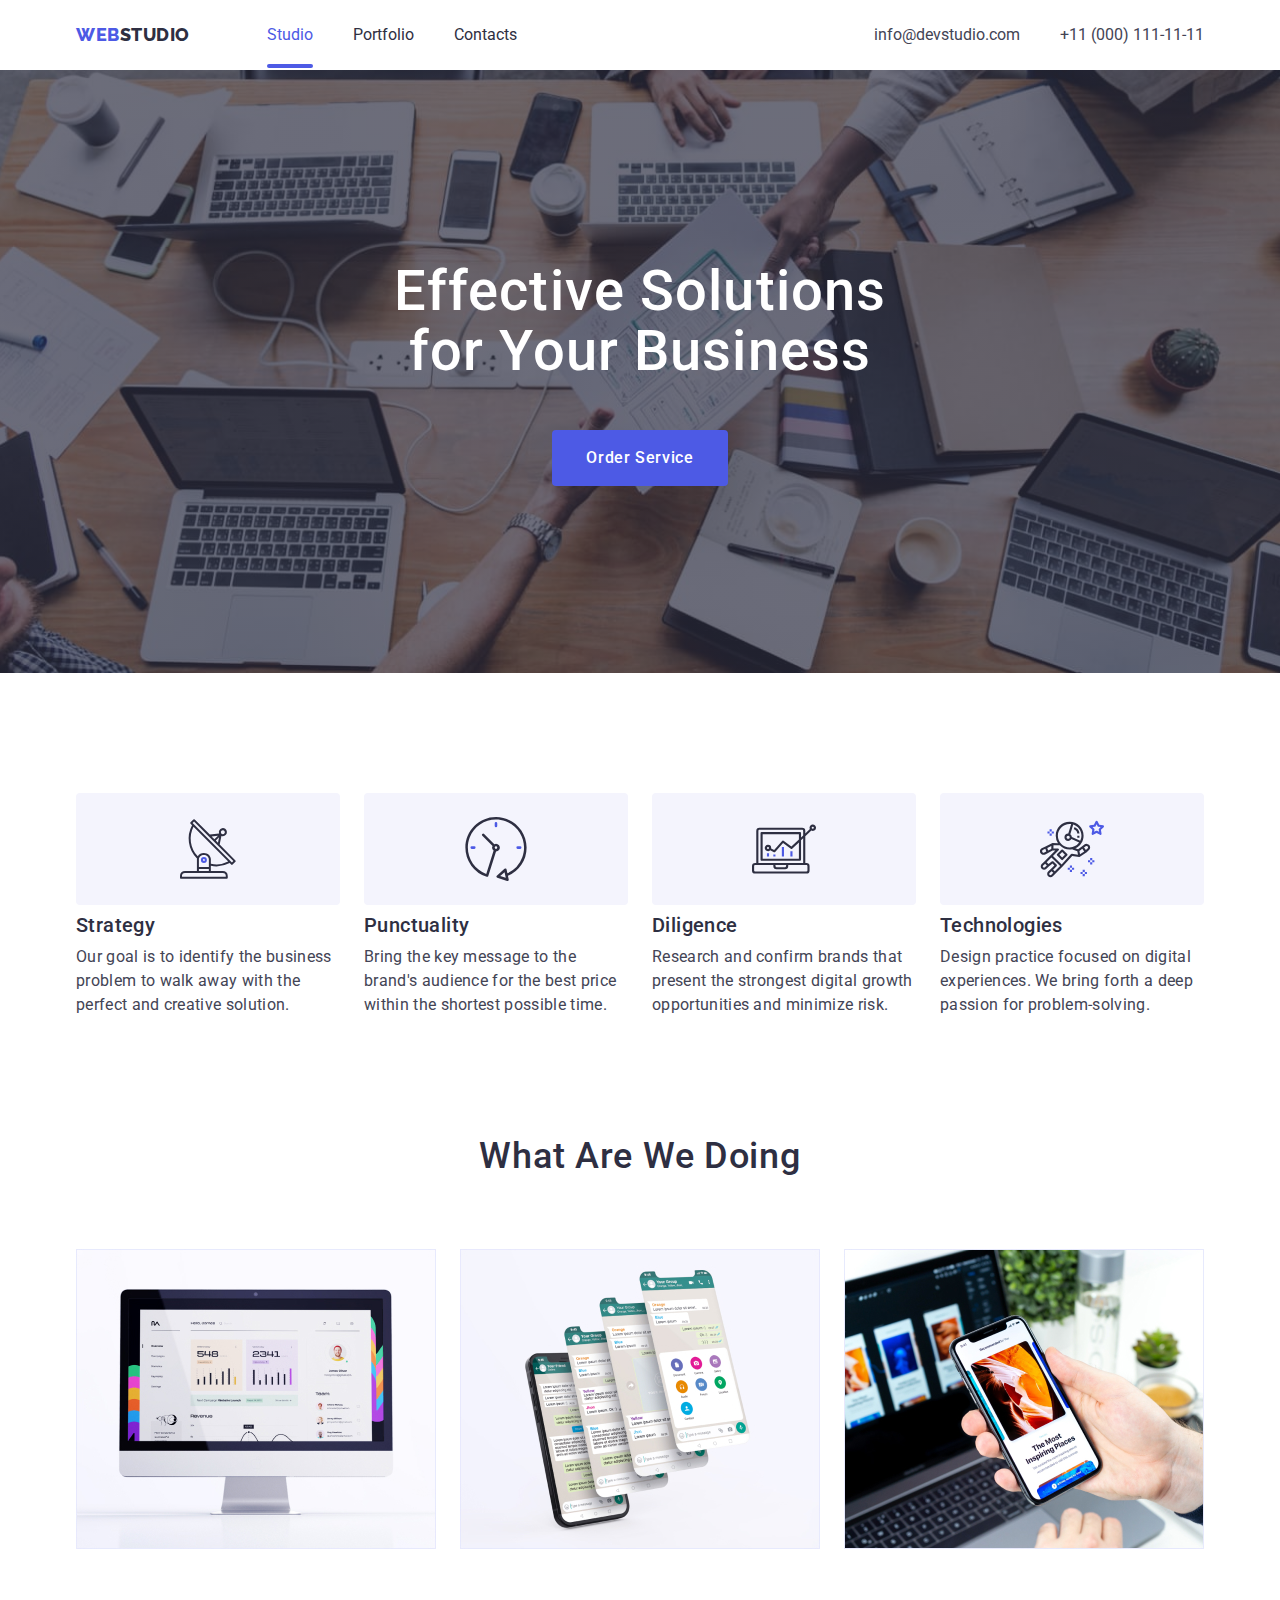
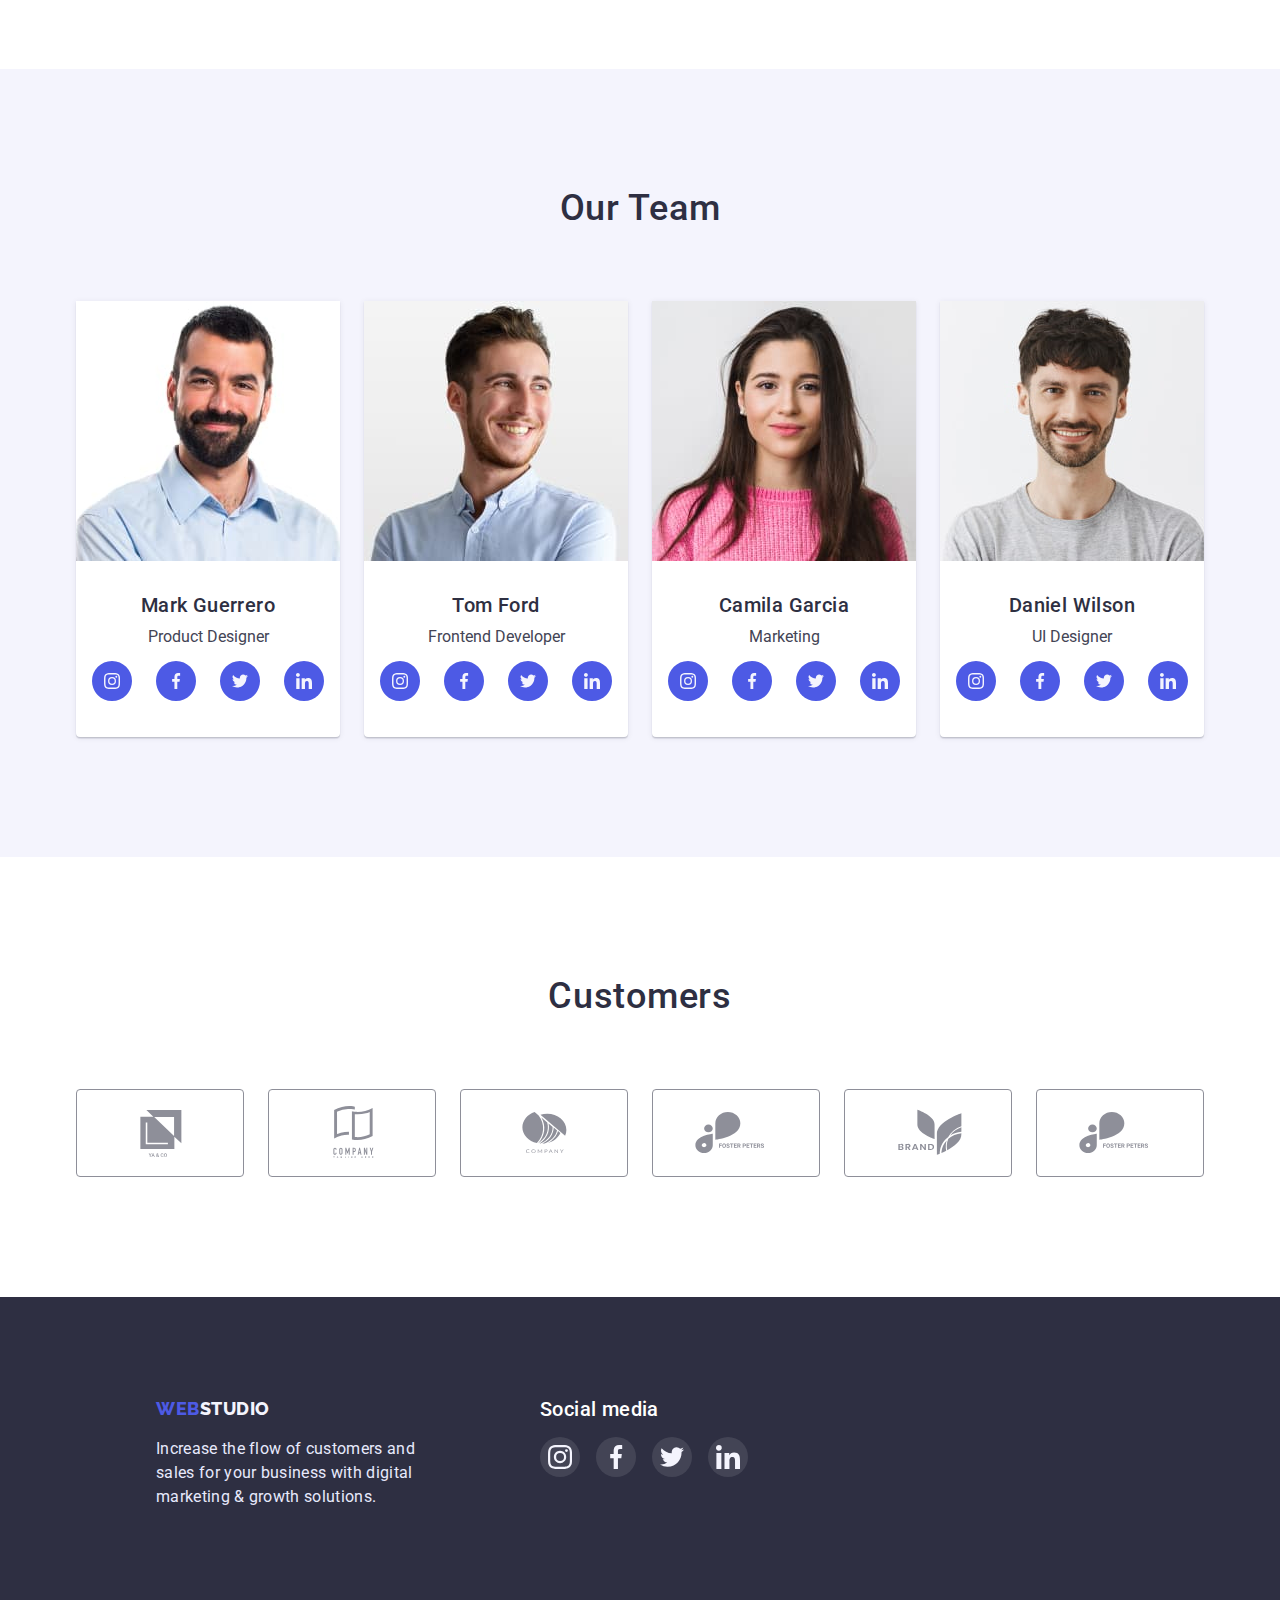
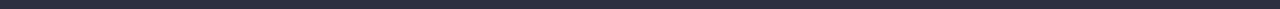
<file: index.html>
<!DOCTYPE html>

<html lang="en">
  <head>
    <meta charset="UTF-8" />
    <meta http-equiv="X-UA-Compatible" content="IE=edge" />
    <meta name="viewport" content="width=device-width, initial-scale=1.0" />
    <title>WEB Studio</title>

    <link
      rel="stylesheet"
      href="https://cdn.jsdelivr.net/npm/modern-normalize@1.1.0/modern-normalize.min.css"
    />

    <link rel="preconnect" href="https://fonts.googleapis.com" />
    <link rel="preconnect" href="https://fonts.gstatic.com" crossorigin />
    <link
      href="https://fonts.googleapis.com/css2?family=Raleway:wght@800&family=Roboto:wght@400;500;700&display=swap"
      rel="stylesheet"
    />

    <link
      rel="stylesheet"
      href="https://cdn.jsdelivr.net/npm/modern-normalize@1.1.0/modern-normalize.min.css"
    />

    <link rel="stylesheet" href="./css/styles.css" />
  </head>

  <body>
    <header class="container header-page">
      <!-- <div class="container header-page" -->
      <a href="./index.html" class="lineout logo-text">
        WEB<span class="studiotext-header">STUDIO</span>
      </a>
      <nav>
        <ul class="site-nav">
          <li class="nav-links">
            <a href="./index.html" class="link lineout link-current">Studio</a>
          </li>
          <li class="nav-links">
            <a href="./portfolio.html" class="link lineout">Portfolio</a>
          </li>
          <li class="nav-links">
            <a href="" class="link lineout">Contacts</a>
          </li>
        </ul>
      </nav>

      <ul class="auth-nav">
        <li class="auth-item">
          <a href="mailto:info@devstudio.com" class="lineout"
            >info@devstudio.com</a
          >
        </li>
        <li class="auth-item">
          <a href="tel:+110001111111" class="lineout">+11 (000) 111-11-11</a>
        </li>
      </ul>

      <!-- </div> -->
    </header>

    <main>
      <section class="hero">
        <!-- <div class="container" -->
        <h1 class="main-title">
          Effective Solutions <br />
          for Your Business
        </h1>
        <!-- </div> -->

        <button type="button" class="orderbutton" data-modal-open>
          Order Service
        </button>
        <!-- </div> -->
      </section>

      <section class="container features">
        <h2 class="section-title" hidden>Main description</h2>
        <ul class="features-block">
          <li class="features-elem icon-strategy">
            <div class="icons-block">
              <svg class="features-icon" width="59.72px" height="64px">
                <use href="./images/icons.svg#icon-antenna"></use>
              </svg>
            </div>

            <h3 class="features-title">Strategy</h3>
            <p class="features-text">
              Our goal is to identify the business problem to walk away with the
              perfect and creative solution.
            </p>
          </li>
          <li class="features-elem icon-punct">
            <div class="icons-block">
              <svg class="features-icon" width="64px" height="64px">
                <use href="./images/icons.svg#icon-clock"></use>
              </svg>
            </div>

            <h3 class="features-title">Punctuality</h3>
            <p>
              Bring the key message to the brand's audience for the best price
              within the shortest possible time.
            </p>
          </li>
          <li class="features-elem icon-diligence">
            <div class="icons-block">
              <svg class="features-icon" width="64px" height="64px">
                <use href="./images/icons.svg#icon-diagram"></use>
              </svg>
            </div>
            <h3 class="features-title">Diligence</h3>
            <p>
              Research and confirm brands that present the strongest digital
              growth opportunities and minimize risk.
            </p>
          </li>
          <li class="features-elem icon-tech">
            <div class="icons-block">
              <svg class="features-icon" width="64px" height="64px">
                <use href="./images/icons.svg#icon-astronaut"></use>
              </svg>
            </div>

            <h3 class="features-title">Technologies</h3>
            <p>
              Design practice focused on digital experiences. We bring forth a
              deep passion for problem-solving.
            </p>
          </li>
        </ul>
      </section>

      <section class="container tasks">
        <h2 class="section-title">What are we doing</h2>
        <ul class="tasks-block">
          <li class="tasks-elem">
            <img src="./images/rectangle1.jpg" alt="Desktop" />
          </li>

          <li class="tasks-elem">
            <img src="./images/rectangle2.jpg" alt="Display" />
          </li>

          <li class="tasks-elem">
            <img src="./images/rectangle3.jpg" alt="Smartphone" />
          </li>
        </ul>
      </section>

      <section class="team">
        <div class="container">
          <h2 class="section-title">Our Team</h2>
          <ul class="team-block">
            <li class="team-card">
              <img src="./images/img1.jpg" alt="Mark Guerrero" />

              <div class="card-description">
                <h3 class="team-name">Mark Guerrero</h3>
                <p class="team-description">Product Designer</p>
                <ul class="teamsocial">
                  <li class="socialicon">
                    <a>
                      <svg width="40px" height="40px">
                        <use href="./images/icons.svg#icon-inst"></use>
                      </svg>
                    </a>
                  </li>

                  <li class="socialicon">
                    <a>
                      <svg width="40px" height="40px">
                        <use href="./images/icons.svg#icon-fb"></use>
                      </svg>
                    </a>
                  </li>

                  <li class="socialicon">
                    <a>
                      <svg width="40px" height="40px">
                        <use href="./images/icons.svg#icon-twitter"></use>
                      </svg>
                    </a>
                  </li>

                  <li class="socialicon">
                    <a>
                      <svg width="40px" height="40px">
                        <use href="./images/icons.svg#icon-lnkedin"></use>
                      </svg>
                    </a>
                  </li>
                </ul>
              </div>
            </li>

            <li class="team-card">
              <img src="./images/img2.jpg" alt="Tom Ford" />
              <div class="card-description">
                <h3 class="team-name">Tom Ford</h3>
                <p class="team-description">Frontend Developer</p>
                <ul class="teamsocial">
                  <li class="socialicon">
                    <a>
                      <svg width="40px" height="40px">
                        <use href="./images/icons.svg#icon-inst"></use>
                      </svg>
                    </a>
                  </li>

                  <li class="socialicon">
                    <a>
                      <svg width="40px" height="40px">
                        <use href="./images/icons.svg#icon-fb"></use>
                      </svg>
                    </a>
                  </li>

                  <li class="socialicon">
                    <a>
                      <svg width="40px" height="40px">
                        <use href="./images/icons.svg#icon-twitter"></use>
                      </svg>
                    </a>
                  </li>

                  <li class="socialicon">
                    <a>
                      <svg width="40px" height="40px">
                        <use href="./images/icons.svg#icon-lnkedin"></use>
                      </svg>
                    </a>
                  </li>
                </ul>
              </div>
            </li>

            <li class="team-card">
              <img src="./images/img3.jpg" alt="Camila Garcia" />
              <div class="card-description">
                <h3 class="team-name">Camila Garcia</h3>
                <p class="team-description">Marketing</p>
                <ul class="teamsocial">
                  <li class="socialicon">
                    <a>
                      <svg width="40px" height="40px">
                        <use href="./images/icons.svg#icon-inst"></use>
                      </svg>
                    </a>
                  </li>

                  <li class="socialicon">
                    <a>
                      <svg width="40px" height="40px">
                        <use href="./images/icons.svg#icon-fb"></use>
                      </svg>
                    </a>
                  </li>

                  <li class="socialicon">
                    <a>
                      <svg width="40px" height="40px">
                        <use href="./images/icons.svg#icon-twitter"></use>
                      </svg>
                    </a>
                  </li>

                  <li class="socialicon">
                    <a>
                      <svg width="40px" height="40px">
                        <use href="./images/icons.svg#icon-lnkedin"></use>
                      </svg>
                    </a>
                  </li>
                </ul>
              </div>
            </li>

            <li class="team-card">
              <img src="./images/img4.jpg" alt="Daniel Wilson" />
              <div class="card-description">
                <h3 class="team-name">Daniel Wilson</h3>
                <p class="team-description">UI Designer</p>
                <ul class="teamsocial">
                  <li class="socialicon">
                    <a>
                      <svg width="40px" height="40px">
                        <use href="./images/icons.svg#icon-inst"></use>
                      </svg>
                    </a>
                  </li>

                  <li class="socialicon">
                    <a>
                      <svg width="40px" height="40px">
                        <use href="./images/icons.svg#icon-fb"></use>
                      </svg>
                    </a>
                  </li>

                  <li class="socialicon">
                    <a>
                      <svg width="40px" height="40px">
                        <use href="./images/icons.svg#icon-twitter"></use>
                      </svg>
                    </a>
                  </li>

                  <li class="socialicon">
                    <a>
                      <svg width="40px" height="40px">
                        <use href="./images/icons.svg#icon-lnkedin"></use>
                      </svg>
                    </a>
                  </li>
                </ul>
              </div>
            </li>
          </ul>
        </div>
      </section>

      <section class="customers">
        <div class="container">
          <h2 class="section-title">Customers</h2>
          <ul class="customers-block">
            <li class="customers-item">
              <a href="#" class="customers-link">
                <svg class="custicon" width="104px" height="56px">
                  <use href="./images/icons.svg#icon-clientlogo1"></use>
                </svg>
              </a>
            </li>

            <li class="customers-item">
              <a href="">
                <svg class="custicon" width="104px" height="56px">
                  <use href="./images/icons.svg#icon-clientlogo2"></use>
                </svg>
              </a>
            </li>
            <li class="customers-item">
              <a href="">
                <svg class="custicon" width="104px" height="56px">
                  <use href="./images/icons.svg#icon-clientlogo3"></use>
                </svg>
              </a>
            </li>
            <li class="customers-item">
              <a href="">
                <svg class="custicon" width="104px" height="56px">
                  <use href="./images/icons.svg#icon-clientlogo4"></use>
                </svg>
              </a>
            </li>
            <li class="customers-item">
              <a href="">
                <svg class="custicon" width="104px" height="56px">
                  <use href="./images/icons.svg#icon-clientlogo5"></use>
                </svg>
              </a>
            </li>
            <li class="customers-item">
              <a href="">
                <svg class="custicon" width="104px" height="56px">
                  <use href="./images/icons.svg#icon-clientlogo4"></use>
                </svg>
              </a>
            </li>
          </ul>
        </div>
      </section>
    </main>

    <footer>
      <section class="gen-footer">
        <div class="footer-info">
          <a href="./index.html" class="logo-text lineout">
            WEB<span class="studiotext-footer">STUDIO</span>
          </a>
          <p class="footer-text">
            Increase the flow of customers and sales for your business with
            digital marketing & growth solutions.
          </p>
        </div>

        <div class="footer-socblock">
          <h3 class="footer-title">Social media</h3>
          <ul class="footer-soclist">
            <li class="linkfooter">
              <a class="footer-socitem" href="">
                <svg width="24px" height="24px">
                  <use href="./images/icon.svg#icon-instfooter"></use>
                </svg>
              </a>
            </li>
            <li class="linkfooter">
              <a class="footer-socitem fb" href="">
                <svg width="24px" height="24px">
                  <use href="./images/icon.svg#icon-fbfoter"></use>
                </svg>
              </a>
            </li>
            <li class="linkfooter">
              <a class="footer-socitem" href="">
                <svg width="24px" height="24px">
                  <use href="./images/icon.svg#icon-twfooter"></use>
                </svg>
              </a>
            </li>
            <li class="linkfooter">
              <a class="footer-socitem" href="">
                <svg width="24px" height="24px">
                  <use href="./images/icon.svg#icon-lifooter"></use>
                </svg>
              </a>
            </li>
          </ul>
        </div>
      </section>
    </footer>

    <!-- ==================================================MODAL WINDOW========================================= -->

    <div class="backdrop is-hidden" data-modal>
      <div class="modal">
        <button type="button" class="modal-close-btn" data-modal-close>
          <svg class="modal-cls-button-icon">
            <use href="./images/icons.svg#icon-closemodalbtn"></use>
          </svg>
        </button>
      </div>
    </div>

    <script src="./js/modal.js"></script>
  </body>
</html>
</file>
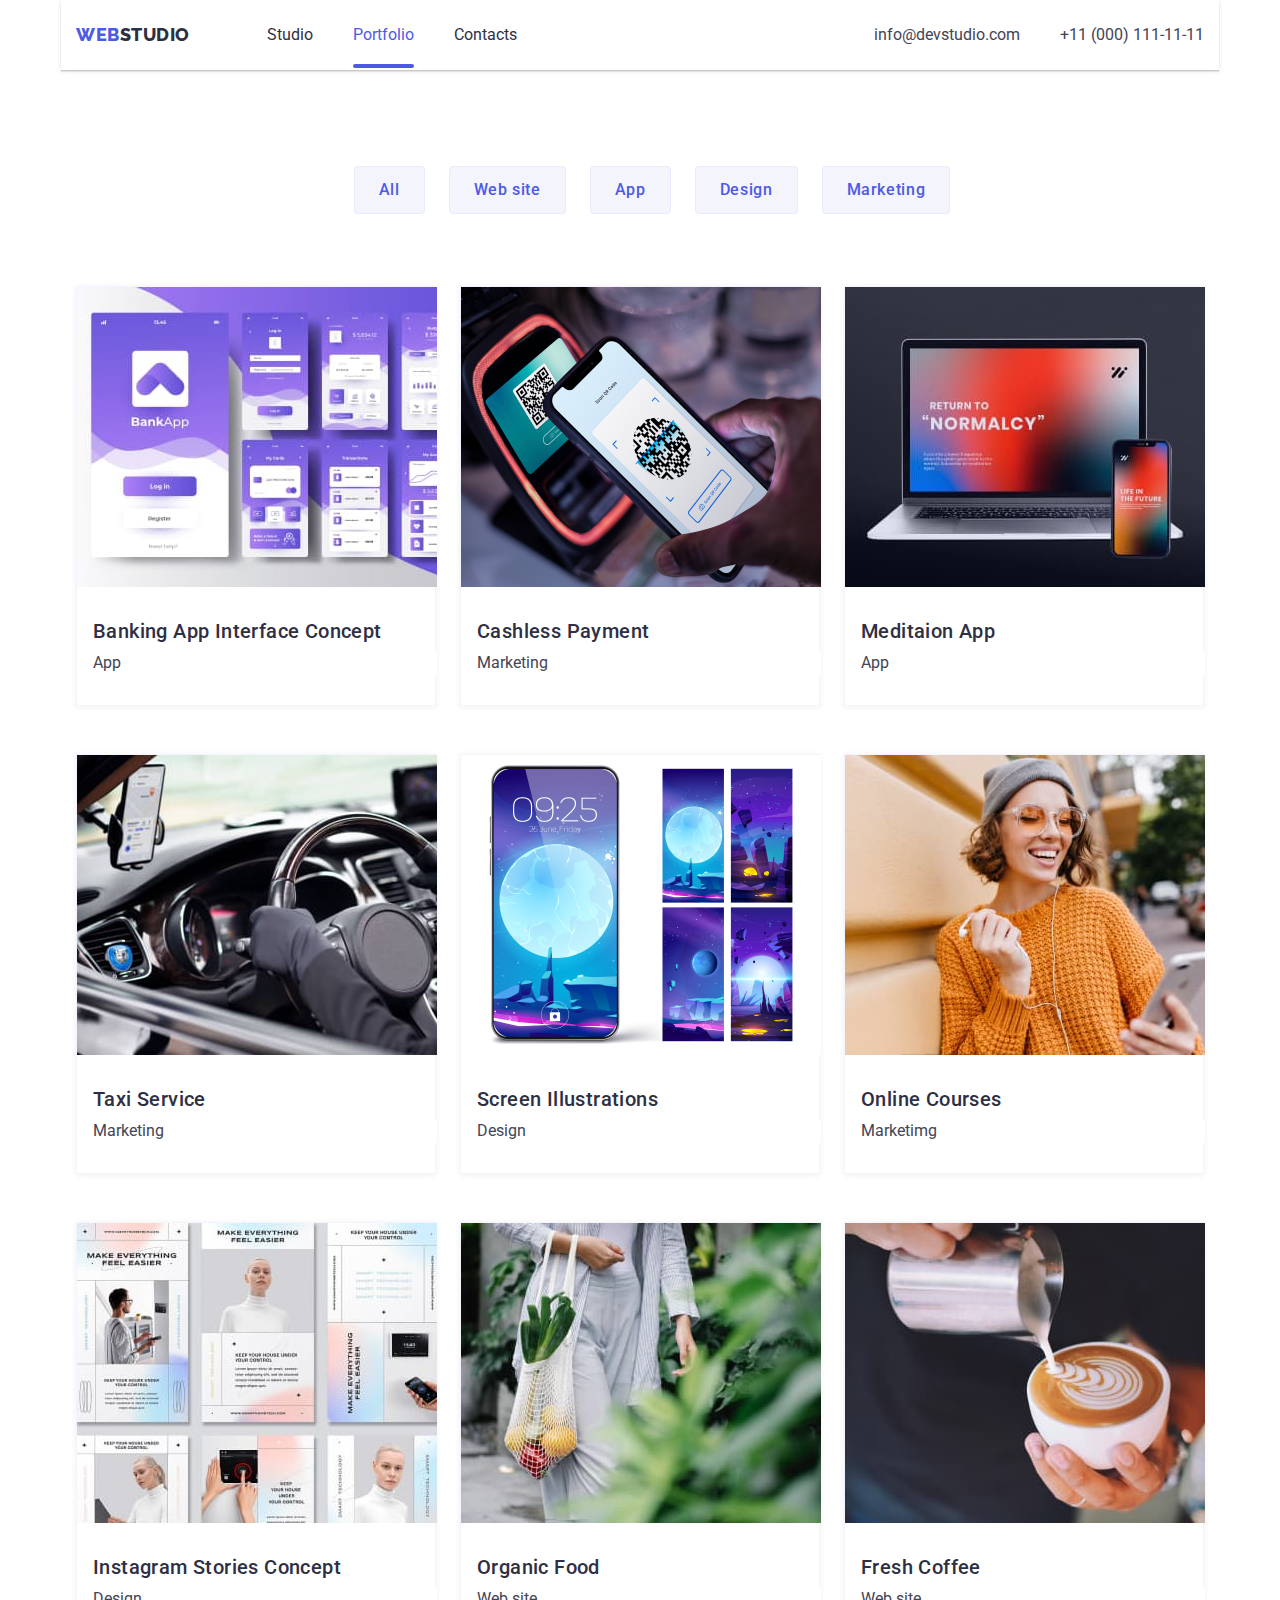
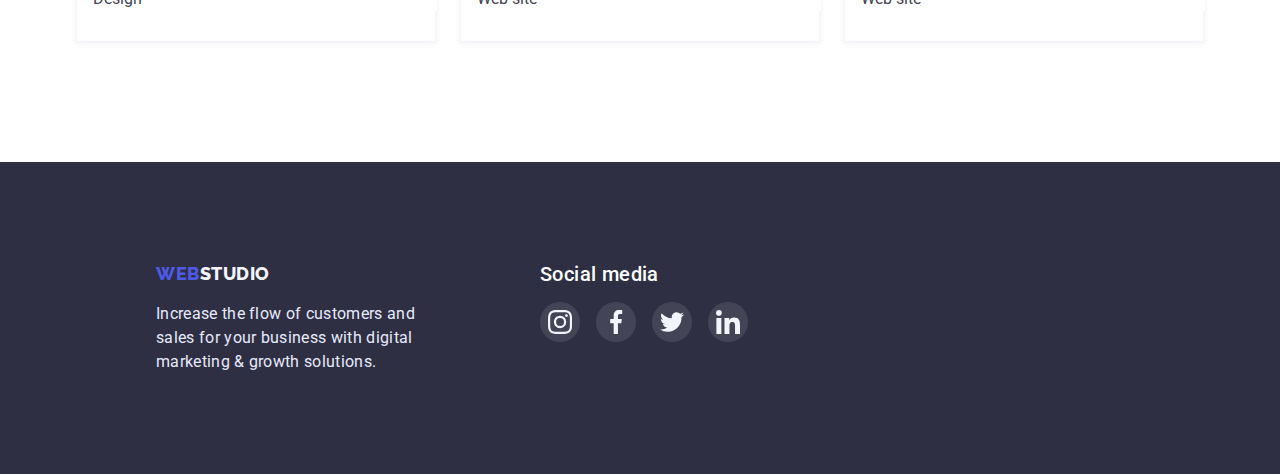
<file: portfolio.html>
<!DOCTYPE html>
<html lang="en">
  <head>
    <meta charset="UTF-8" />
    <meta http-equiv="X-UA-Compatible" content="IE=edge" />
    <meta name="viewport" content="width=device-width, initial-scale=1.0" />
    <title>Portfolio</title>

    <link
      rel="stylesheet"
      href="https://cdn.jsdelivr.net/npm/modern-normalize@1.1.0/modern-normalize.min.css"
    />

    <link rel="preconnect" href="https://fonts.googleapis.com" />
    <link rel="preconnect" href="https://fonts.gstatic.com" crossorigin />
    <link
      href="https://fonts.googleapis.com/css2?family=Raleway:wght@800&family=Roboto:wght@400;500;700&display=swap"
      rel="stylesheet"
    />

    <link rel="stylesheet" href="./css/styles.css" />
  </head>
  <body>
    <header class="container header-page topline">
      <!-- <div class="container header-page" -->
      <a href="./index.html" class="lineout logo-text">
        WEB<span class="studiotext-header">STUDIO</span>
      </a>
      <nav>
        <ul class="site-nav">
          <li class="nav-links">
            <a href="./index.html" class="link lineout">Studio</a>
          </li>
          <li class="nav-links">
            <a href="./portfolio.html" class="link link-current lineout"
              >Portfolio</a
            >
          </li>
          <li class="nav-links">
            <a href="" class="link lineout">Contacts</a>
          </li>
        </ul>
      </nav>

      <ul class="auth-nav">
        <li class="auth-item">
          <a href="mailto:info@devstudio.com" class="lineout"
            >info@devstudio.com</a
          >
        </li>
        <li class="auth-item">
          <a href="tel:+110001111111" class="lineout">+11 (000) 111-11-11</a>
        </li>
      </ul>

      <!-- </div> -->
    </header>
    <main>
      <section class="filter">
        <div class="container">
          <ul class="filter-block">
            <li>
              <button type="button" class="filterbutton">All</button>
            </li>
            <li>
              <button type="button" class="filterbutton">Web site</button>
            </li>
            <li><button type="button" class="filterbutton">App</button></li>
            <li><button type="button" class="filterbutton">Design</button></li>
            <li>
              <button type="button" class="filterbutton">Marketing</button>
            </li>
          </ul>
        </div>
      </section>

      <section class="products">
        <div class="container">
          <ul class="products-block">
            <li class="products-item">
              <a href="#" class="products-card-wrapper lineout">
                <div class="img-wrapper">
                  <img
                    src="./images/portfolioimg1.jpg"
                    alt="Cashless Payment"
                  />

                  <p class="overlay">
                    14 Stylish and User-Friendly App Design Concepts · Task
                    Manager App · Calorie Tracker App · Exotic Fruit Ecommerce
                    App · Cloud Storage App

                    <!-- Lorem ipsum dolor, sit amet consectetur adipisicing elit. Tenetur sapiente expedita veniam illo deleniti. Quaerat maiores libero ipsam ut, quibusdam dignissimos ullam voluptatum vero commodi delectus aut, earum sunt alias nulla sed dolor? Tempora dolor quo repudiandae aliquid adipisci vitae excepturi dolores suscipit repellat autem. Obcaecati magnam dolorem illum at! ipsum dolor sit amet consectetur adipisicing elit. Deleniti, earum! -->
                  </p>
                </div>

                <div class="products-description">
                  <h3 class="card-title">Banking App Interface Concept</h3>
                  <p class="products-text">App</p>
                </div>
              </a>
            </li>
            <li class="products-item">
              <a href="#" class="products-card-wrapper lineout">
                <div class="img-wrapper">
                  <img
                    src="./images/portfolioimg2.jpg"
                    alt="Cashless Payment"
                  />
                  <p class="overlay">
                    14 Stylish and User-Friendly App Design Concepts · Task
                    Manager App · Calorie Tracker App · Exotic Fruit Ecommerce
                    App · Cloud Storage App
                  </p>
                </div>
                <div class="products-description">
                  <h3 class="card-title">Cashless Payment</h3>
                  <p class="products-text">Marketing</p>
                </div>
              </a>
            </li>
            <li class="products-item">
              <a href="#" class="products-card-wrapper lineout">
                <div class="img-wrapper">
                  <img src="./images/portfolioimg3.jpg" alt="App" />
                  <p class="overlay">
                    14 Stylish and User-Friendly App Design Concepts · Task
                    Manager App · Calorie Tracker App · Exotic Fruit Ecommerce
                    App · Cloud Storage App
                  </p>
                </div>

                <div class="products-description">
                  <h3 class="card-title">Meditaion App</h3>
                  <p class="products-text">App</p>
                </div>
              </a>
            </li>
            <li class="products-item">
              <a href="#" class="products-card-wrapper lineout">
                <div class="img-wrapper">
                  <img src="./images/portfolioimg4.jpg" alt="Taxi Service" />
                  <p class="overlay">
                    14 Stylish and User-Friendly App Design Concepts · Task
                    Manager App · Calorie Tracker App · Exotic Fruit Ecommerce
                    App · Cloud Storage App
                  </p>
                </div>
                <div class="products-description">
                  <h3 class="card-title">Taxi Service</h3>
                  <p class="products-text">Marketing</p>
                </div>
              </a>
            </li>
            <li class="products-item">
              <a href="#" class="products-card-wrapper lineout">
                <div class="img-wrapper">
                  <img
                    src="./images/portfolioimg5.jpg"
                    alt="Screen Illustrations"
                  />
                  <p class="overlay">
                    14 Stylish and User-Friendly App Design Concepts · Task
                    Manager App · Calorie Tracker App · Exotic Fruit Ecommerce
                    App · Cloud Storage App
                  </p>
                </div>
                <div class="products-description">
                  <h3 class="card-title">Screen Illustrations</h3>
                  <p class="products-text">Design</p>
                </div>
              </a>
            </li>
            <li class="products-item">
              <a href="#" class="products-card-wrapper lineout">
                <div class="img-wrapper">
                  <img src="./images/portfolioimg6.jpg" alt="Online Courses" />
                  <p class="overlay">
                    14 Stylish and User-Friendly App Design Concepts · Task
                    Manager App · Calorie Tracker App · Exotic Fruit Ecommerce
                    App · Cloud Storage App
                  </p>
                </div>
                <div class="products-description">
                  <h3 class="card-title">Online Courses</h3>
                  <p class="products-text">Marketimg</p>
                </div>
              </a>
            </li>
            <li class="products-item">
              <a href="#" class="products-card-wrapper lineout">
                <div class="img-wrapper">
                  <img
                    src="./images/portfolioimg7.jpg"
                    alt="Instagram Stories Concept"
                  />
                  <p class="overlay">
                    14 Stylish and User-Friendly App Design Concepts · Task
                    Manager App · Calorie Tracker App · Exotic Fruit Ecommerce
                    App · Cloud Storage App
                  </p>
                </div>

                <div class="products-description">
                  <h3 class="card-title">Instagram Stories Concept</h3>
                  <p class="products-text">Design</p>
                </div>
              </a>
            </li>
            <li class="products-item">
              <a href="#" class="products-card-wrapper lineout">
                <div class="img-wrapper">
                  <img src="./images/portfolioimg8.jpg" alt="Organic food" />
                  <p class="overlay">
                    14 Stylish and User-Friendly App Design Concepts · Task
                    Manager App · Calorie Tracker App · Exotic Fruit Ecommerce
                    App · Cloud Storage App
                  </p>
                </div>

                <div class="products-description">
                  <h3 class="card-title">Organic Food</h3>
                  <p class="products-text">Web site</p>
                </div>
              </a>
            </li>
            <li class="products-item">
              <a href="#" class="products-card-wrapper lineout">
                <div class="img-wrapper">
                  <img src="./images/portfolioimg9.jpg" alt="Fresh Coffee" />
                  <p class="overlay">
                    14 Stylish and User-Friendly App Design Concepts · Task
                    Manager App · Calorie Tracker App · Exotic Fruit Ecommerce
                    App · Cloud Storage App
                  </p>
                </div>

                <div class="products-description">
                  <h3 class="card-title">Fresh Coffee</h3>
                  <p class="products-text">Web site</p>
                </div>
              </a>
            </li>
          </ul>
        </div>
      </section>
    </main>

    <footer>
      <section class="gen-footer">
        <div class="footer-info">
          <a href="./index.html" class="logo-text lineout">
            WEB<span class="studiotext-footer">STUDIO</span>
          </a>
          <p class="footer-text">
            Increase the flow of customers and sales for your business with
            digital marketing & growth solutions.
          </p>
        </div>

        <div class="footer-socblock">
          <h3 class="footer-title">Social media</h3>
          <ul class="footer-soclist">
            <li class="linkfooter">
              <a class="footer-socitem" href="">
                <svg width="24px" height="24px">
                  <use href="./images/icon.svg#icon-instfooter"></use>
                </svg>
              </a>
            </li>
            <li class="linkfooter">
              <a class="footer-socitem fb" href="">
                <svg width="24px" height="24px">
                  <use href="./images/icon.svg#icon-fbfoter"></use>
                </svg>
              </a>
            </li>
            <li class="linkfooter">
              <a class="footer-socitem" href="">
                <svg width="24px" height="24px">
                  <use href="./images/icon.svg#icon-twfooter"></use>
                </svg>
              </a>
            </li>
            <li class="linkfooter">
              <a class="footer-socitem" href="">
                <svg width="24px" height="24px">
                  <use href="./images/icon.svg#icon-lifooter"></use>
                </svg>
              </a>
            </li>
          </ul>
        </div>
      </section>
    </footer>
  </body>
</html>
</file>
<file: css/styles.css>
/* колір заголовків, навігації  color: #2E2F42; */
/* колір тексту color: #434455; */
/* колір лого  ВЕБ color: #4D5AE5; */
/* колір посилань background: #4D5AE5; */
/* колір тексту футера color: #E7E9FC; */
/* колір лого футер СТУДІО та фону сект  color: #F4F4FD; */


:root {
    --main-text-color: #434455;
    --title-text-color: #2E2F42;
    --accent-text-color: #4D5AE5;
    --main-bg-color: #ffffff;
    --secondary-bg-color: #F4F4FD;
    --button-hover-color: #404BBF;
    --transition-dur-and-func: 250ms cubic-bezier(0.4, 0, 0.2, 1)
}

ul {
    list-style: none;
    padding: 0 0 0 0;
}


.lineout {
    text-decoration: none;
}


  body {
    background-color: var(--main-bg-color);
    color: var(--main-text-color);
    font-family: 'Roboto', sans-serif;
}


p {
    background-color: var(--main-bg-color);
    color: var(--main-text-color);
    font-family: 'Roboto', sans-serif;
    font-size: 16px;
    line-height: 1.5;
}



h1,
h2,
h3,
h4,
h5,
h6,
ul,
p {
    margin-top: 0;
    margin-bottom: 0;
}

img {
    display: block;
    max-width: 100%;
    height: auto;
}


.container {
    /* outline: 3px solid red; */
    width: 1158px;
    margin: 0 auto;
    padding-left: 15px;
    padding-right: 15px;

}



/* ======================== HEADER================== */



.header-page {
    display: flex;
    align-items: center;
    height: 70px;
}



/* Логотип */
.logo-text {

font-family: 'Raleway', sans-serif;
font-weight: 800;
font-size: 18px;
line-height: 1.33;
letter-spacing: 0.03em;
text-transform: uppercase;
color: var(--accent-text-color);
}

.studiotext-header {
 color: var(--title-text-color);
}


.studiotext-footer {
    color: var(--secondary-bg-color);
   }

   
   .header-page {
    display: flex;
}




/* Головна навігація */


.nav-links {
    position: relative;
    margin-right: 40px;
    padding-top: 24px;
    padding-bottom: 24px;
}


.site-nav .link {
    display: block;
    /* padding-top: 24px;
    padding-bottom: 24px; */

    color: var(--title-text-color);
    transition: color var(--transition-dur-and-func);
   
}

.site-nav .link-current {
    color: var(--accent-text-color);
    }




.link-current::after {
    content: '';
    display: block;
    position: absolute;

    bottom: 0;
    left: 0;
        
    width: 100%;
    height: 4px;

    background-color: var(--accent-text-color);
    border-radius: 2px;
    }



.site-nav .link:hover, 
.site-nav .link:focus {
     color:var(--accent-text-color); 
    
}


.site-nav .link:active {
    color: var(--accent-text-color);
}

.site-nav {
    display: flex;
    margin-left: 77px;
}

.nav-links {
    position: relative;
    margin-right: 40px;
    padding-top: 24px;
    padding-bottom: 24px;
}

.site-nav .nav-links:last-child {
    margin: 0;
}


/* Посилання авторизації */

.auth-nav a {
    color: var(--main-text-color);
    transition: color var(--transition-dur-and-func);
   
}


.auth-nav a:hover, 
.auth-nav a:focus {
    color: var(--accent-text-color);
}

.auth-nav {
    display: flex;
    margin-left: auto;
}

.auth-nav .auth-item + .auth-item {
    margin-left: 40px;

}





/* ==========================HERO INDEX FILE====================== */

 .hero { 
/* position: absolute;
width: 1440px;
height: 603px;
left: 0px;
top: 72px;  */
    margin-left: auto;
    margin-right: auto;

    text-align: center;
/* flex-direction: column; */
    background-image: linear-gradient(rgba(46, 47, 66, 0.7), rgba(46, 47, 66, 0.7)), url(../images/peopleoffice.jpg) ; 
    background-color: rgba(46, 47, 66, 0.7);
    max-width: 1600px;
    height: 603px;
    background-position: center;
    background-repeat: no-repeat;
    background-size: cover;

    padding-bottom: 192px;
    padding-top: 192px;
  }   

.main-title {
    /* font-family: 'Roboto', sans-serif; */
    margin: 0 auto 48px auto;
    font-weight: 500;
    font-size: 56px;
    line-height: 1.07;
    text-align: center;
    letter-spacing: 0.02em;   
    color: var(--main-bg-color); 
}



.orderbutton {
    padding: 16px 32px;;
    background-color: var(--accent-text-color);
    color: var(--main-bg-color);
    cursor: pointer;
    font-family: 'Roboto', sans-serif;
    font-weight: 500;
    font-size: 16px;
    line-height: 1.26;
    
    border: 2px solid var(--accent-text-color);
    letter-spacing: 0.04em;
    border-radius: 4px;

    transition: background-color var(--transition-dur-and-func),
        color var(--transition-dur-and-func), 
        border var(--transition-dur-and-func), 
        box-shadow var(--transition-dur-and-func); 

}


.orderbutton:hover,
.orderbutton:focus {
    background-color: var(--button-hover-color);
    box-shadow: 0px 4px 4px rgba(0, 0, 0, 0.15);
    border: 2px solid var(--button-hover-color);
}



/* ===========================BODY INDEX==================== */


.features {
    /* outline: 3px solid red; */
    padding-top: 120px;
    padding-bottom: 120px;
}



.section-title {
    margin-bottom: 72px;

    color:var(--title-text-color);
    /* font-family: 'Roboto', sans-serif; */
    font-weight: 500;
    font-size: 36px;
    line-height: 1.11;
    text-align: center;
    letter-spacing: 0.02em;
    text-transform: capitalize;

}

.features-block {
    display:flex
}

.features-elem {
    width: 264px;
}

.features-elem:not(:first-child) {
    margin-left: 24px;
   
    
}



 .icons-block {

    display: flex;
    align-items: center;
    justify-content: center;
    
    margin-bottom: 8px;
    width: 264px; 
    height: 112px; 
    border-radius: 4px; 
    background-color: var(--secondary-bg-color);
 }



.features-title {
    margin-bottom: 8px;
    color: var(--title-text-color);
    /* font-family: 'Roboto', sans-serif; */
    font-weight: 500;
    font-size: 20px;
    line-height: 1.2;
    letter-spacing: 0.02em;

}



.features p {
    /* font-family: 'Roboto', sans-serif; */
    font-size: 16px;
    line-height: 1.5;
    letter-spacing: 0.02em;
}


/* ================================section tasks============================== */

.tasks {
    padding-bottom: 120px;
    /* outline: 3px solid red; */
}

.tasks-block {
    display: flex;
    justify-content: center;
}

.tasks-elem:not(:first-child) {
    margin-left: 24px;
}



    /* =============================team ======================================================= */

.team {
    padding-top: 120px;
    background-color:#F4F4FD;
    padding-bottom: 120px;
}

.team-block {
    
    margin: auto;
    display: flex;
    justify-content: center;
}


.team-card {
    background-color: #ffffff;
    /* text-align: center; */
    /* padding-bottom: 32px; */
    box-shadow: 0px 1px 6px rgba(46, 47, 66, 0.08), 0px 1px 1px rgba(46, 47, 66, 0.16), 0px 2px 1px rgba(46, 47, 66, 0.08);
    border-radius: 0px 0px 4px 4px;
   
}

.card-description {
    padding-bottom: 32px;
    padding-top: 32px;
    text-align: center;
   
}

.team-card:not(:first-child) {
    margin-left: 24px;}

  

.team-name {
    background-color: #ffffff;
    color: var(--title-text-color);

    /* margin-top: 32px; */
    margin-bottom: 8px;
    /* font-family: 'Roboto', sans-serif; */
    font-weight: 500;
    font-size: 20px;
    line-height: 1.2;
    letter-spacing: 0.02em;
}

.teamsocial {
    display:flex;
    justify-content: center;
    margin-top: 12px;
}


.socialicon{
    cursor: pointer;}

.socialicon:not(:first-child) {
    margin-left: 24px;
    

}



.customers{
    padding-top: 120px;
    padding-bottom: 120px;
}

.customers-block {
    display: flex;
    justify-content: center;
    margin: auto;
}

.customers-item {
    display: flex;
    justify-content: center;
    align-items: center;
   
    height: 88px;
    width: 168px;
    border: 1px solid #8E8F99;
    border-radius: 4px;
    transition: border var(--transition-dur-and-func);
}

.customers-item:not(:first-child) {
    margin-left: 24px;
    
}

.custicon {
    background-color: var(--main-bg-color);
    fill:var(--color3, #8e8f99);
    transition: fill var(--transition-dur-and-func);
}

.custicon:hover {
    fill: var(--button-hover-color);
    
}

.customers-item:hover,
.customers-item:focus {
    /* background-image:  #4D5AE5; */
    border: 1px solid var(--accent-text-color);
    /* border-radius: 4px; */
    /* fill: var(--button-hover-color); */
}




/* ========== PAGE PORTFOLIO====================== */


.topline {
    box-shadow: 0px 2px 1px rgba(46, 47, 66, 0.08), 0px 1px 1px rgba(46, 47, 66, 0.16), 0px 1px 6px rgba(46, 47, 66, 0.08);
}

.card-title {
    color: var(--title-text-color);
}

.filter {
  padding-top: 96px;
}

.filter-block {
    display: flex;
    margin: auto;
    justify-content: center;
}


.filterbutton {
    margin-left: 24px;
    background-color: var(--secondary-bg-color);
    color: var(--accent-text-color);
    cursor: pointer;
    font-family: 'Roboto', sans-serif;
    font-weight: 500;
    font-size: 16px;
    line-height: 1.19;
    text-align: center;

    border: 1px solid #E7E9FC;
    border-radius: 4px;

    /* display: flex;
    align-items: center; */
    letter-spacing: 0.04em;
    height: 48px;
    padding: 12px 24px ;
    transition: background-color var(--transition-dur-and-func),
    color var(--transition-dur-and-func), 
    border var(--transition-dur-and-func),
    box-shadow var(--transition-dur-and-func);
}





.filterbutton:hover,
.filterbutton:focus
{
    background-color: var(--accent-text-color);
    color: var(--main-bg-color);
    border: 1px solid var(--accent-text-color);
    box-shadow: 0px 3px 1px rgba(0, 0, 0, 0.1), 0px 2px 1px rgba(0, 0, 0, 0.08), 0px 2px 2px rgba(0, 0, 0, 0.12);
}



.products-card-wrapper {
    display: block;
    position: absolute;
}

.img-wrapper {
   position: relative; 
   overflow: hidden;
}

.overlay {

    position: absolute;
    top: 0;
    left: 0;

    padding-top: 40px;
    padding-left: 32px;
    padding-right: 32px;

    width: 100%;
    height: 100%;

    overflow: scroll-x;
    transform: translate(0, 100%);
    transition: transform var(--transition-dur-and-func);

    font-family: 'Roboto';
    font-style: normal;
    font-weight: 400;
    font-size: 16px;
    line-height: 24px;


    letter-spacing: 0.02em;
    background: rgba(77, 90, 229, 1);

    color: #F4F4FD;

    transition: transform var(--transition-dur-and-func);
}


.products-card-wrapper:hover .overlay,
.products-card-wrapper:focus .overlay {
    transform: translate(0, 0);          
            
}
 
.card-title {
    color: var(--title-text-color);
    /* font-family: 'Roboto', sans-serif; */
    font-weight: 500;
    font-size: 20px;
    line-height: 1.2;
    letter-spacing: 0.02em; 
    /* margin-top: 32px; */
    /* margin-left: 16px; */
}


.products {
    margin-top: 72px;
    padding-bottom: 120px;
}

.products-block {
    display: flex;
    flex-wrap: wrap;
    justify-content: space-between ;

}

.products-item {
    box-sizing: border-box;
    width: 360px;
    height: 420px;
    margin-bottom: 48px;
    padding-bottom: 32px;

    border: 0.5px solid #F4F4FD;
    box-shadow: 0px 1px 6px rgba(46, 47, 66, 0.08);
    /* margin-right: 24px; */
    transition: box-shadow var(--transition-dur-and-func);

}

.products-item:hover {
    box-shadow: 0px 1px 6px rgba(46, 47, 66, 0.08), 0px 1px 1px rgba(46, 47, 66, 0.16), 0px 2px 1px rgba(46, 47, 66, 0.08);
}

.products-item:nth-child(3n){
    margin-right: 0;
}

.products-item:nth-last-child(-n+3){
    margin-bottom: 0;
   
}

.products-description {
    padding-top: 32px;
    padding-bottom: 32px;
    padding-left: 16px;
}

.products-text{
    margin-top: 8px;
    /* margin-left: 16px; */
}





/* =====================FOOTER======================== */

.gen-footer {
    display: flex;
    background-color:#2E2F42;
    /* height: 310px; */
    padding-top: 100px;
    padding-bottom: 100px;
}

.footer-info {
    box-sizing: content-box;

    width: 264px;
    padding-left: 156px;
}


.studiotext-footer {
    color: var(--secondary-bg-color);
    
   }

.gen-footer .footer-text {
    margin-top: 16px;
    font-size: 16px;
    line-height: 1.5;
    letter-spacing: 0.02em;
    color: #E7E9FC;
    background-color: #2E2F42;
}


.footer-title {
    font-family: 'Roboto';
    font-style: normal;
    font-weight: 500;
    font-size: 20px;
    line-height: 1.2;
    letter-spacing: 0.02em;
    color: #ffffff;
}

.footer-socblock {
    
    width: 208px;
    height: 80px;
    margin-left: 120px;
}

.footer-soclist {
    display: flex;
    margin-top: 16px;
}



.footer-socitem {
    display: flex;
    justify-content: center;
    align-items: center;

    width: 40px;
    height: 40px;
    border-radius: 50%;
    background: rgba(255, 255, 255, 0.1);
    padding: 0;
    box-sizing: content-box;
    transition: background var(--transition-dur-and-func);
   
}

.footer-socitem:not(:first-child) {
    margin-left: 16px;
}

.footer-socitem.fb {
    background-image:  url('../images/Vector\ \(5\).svg') ;
    background-color: rgba(255, 255, 255, 0.1);
    background-position: center;
    background-repeat: no-repeat;
}

.linkfooter:not(:first-child) {
    margin-left: 16px;
}


.footer-socitem:hover,
.footer-socitem:focus {
    background: #31D0AA;
}


.linkfooter:focus {
    background: #31D0AA;
}

.footer-socitem.fb:hover,
.footer-socitem.fb:focus {
    background-image:  url('../images/Vector\ \(5\).svg') ;
    background-color: #31D0AA;
    background-repeat: no-repeat;
    background-position: center;
}


/* ============================ MODAL WINDOW =================================================== */

.backdrop {
    position: fixed;
    top: 0;
    left: 0;
    width: 100%;
    height: 100%;
    background-color: rgba(46, 47, 66, 0.4);;
    z-index: 1000;

    transition:  opacity var(--transition-dur-and-func),
    visibility var(--transition-dur-and-func);
}


.backdrop.is-hidden {
    opacity: 0;
    visibility: hidden;
    pointer-events: none;

}


.modal {
    position: absolute;
    width: 408px;
    height: 576px;
    left: 50%; 
    top: 50%;
    transform: translate(-50%, -50%);
        
    background: #FCFCFC;
    box-shadow: 0px 1px 1px rgba(0, 0, 0, 0.14), 0px 1px 3px rgba(0, 0, 0, 0.12), 0px 2px 1px rgba(0, 0, 0, 0.2);
    border-radius: 4px;

}

.modal-close-btn {
    position: absolute;
    top: 24px;
    right:24px;
    display: flex;
    justify-content: center;
    align-items: center;
    box-sizing: border-box;

    width: 24px;
    height: 24px;
    padding: 0;


    background: #E7E9FC;
    border: 1px solid rgba(0, 0, 0, 0.1);
    border-radius: 50%;
    cursor: pointer;

    transition: border var(--transition-dur-and-func),
                box-shadow var(--transition-dur-and-func);
}


.modal-close-btn:hover,
.modal-close-btn:focus {
    border: transparent;
    box-shadow: 0px 1px 6px rgba(46, 47, 66, 0.08), 0px 1px 1px rgba(46, 47, 66, 0.16), 0px 2px 1px rgba(46, 47, 66, 0.08);
}


.modal-cls-button-icon {
    width: 8px;
    height: 8px;
}
</file>
